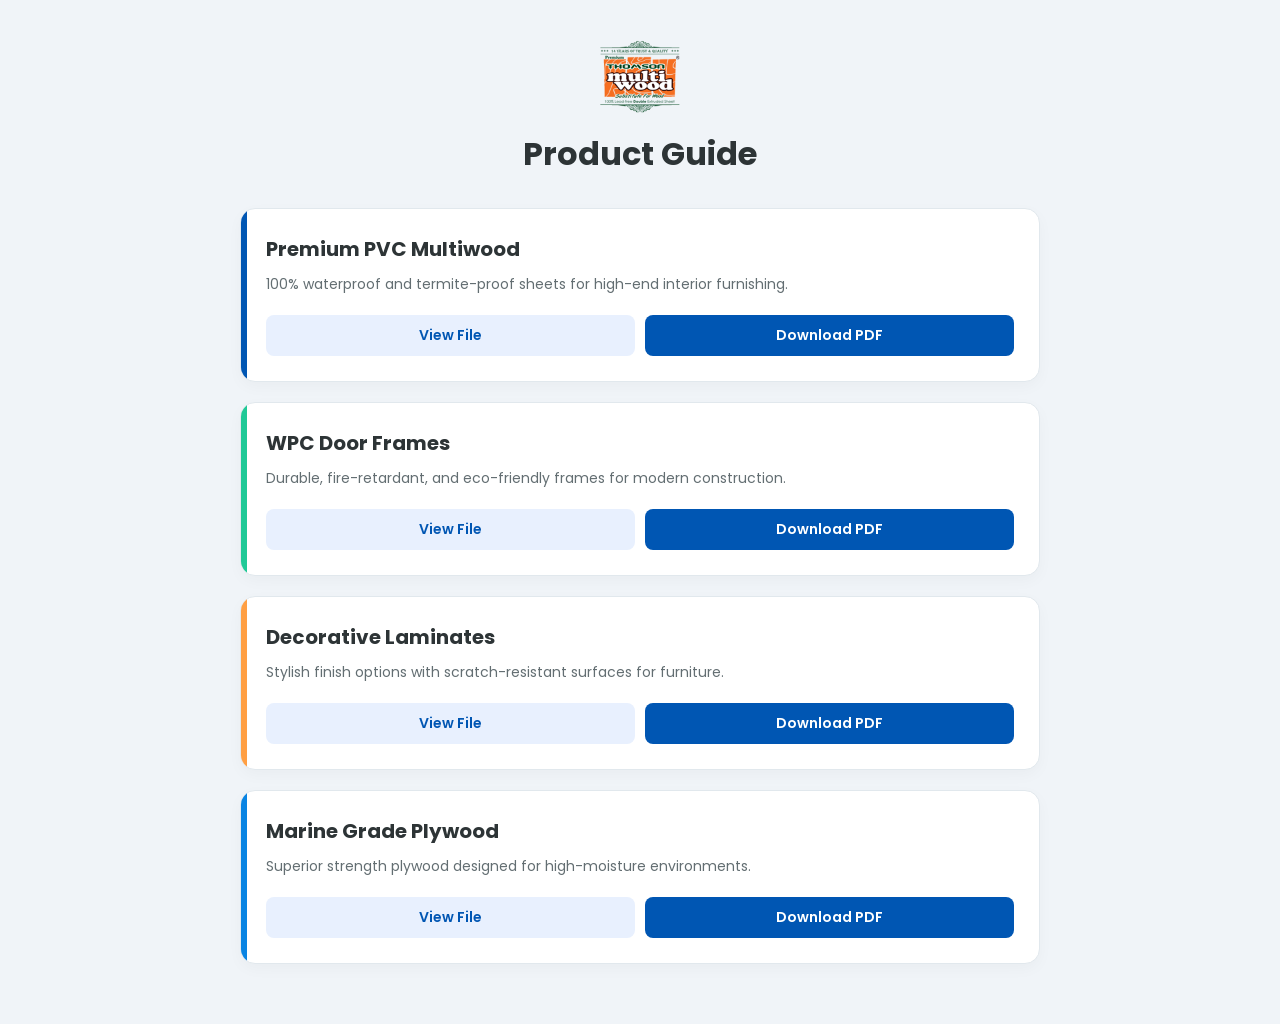
<file: products.html>
<!DOCTYPE html>
<html lang="en">
<head>
    <meta charset="UTF-8">
    <meta name="viewport" content="width=device-width, initial-scale=1.0">
    <title>Our Products | Multiwood</title>
    <link rel="stylesheet" href="style.css">
    <link href="https://fonts.googleapis.com/css2?family=Poppins:wght@400;600&display=swap" rel="stylesheet">
</head>
<body class="product-page">

<div class="product-grid">
    <header class="grid-header">
        <img src="logo.png" class="logo-small" alt="Logo">
        <h1>Product Guide</h1>
    </header>

    <div class="product-card">
        <div class="card-accent"></div>
        <h3>Premium PVC Multiwood</h3>
        <p>100% waterproof and termite-proof sheets for high-end interior furnishing.</p>
        <div class="button-group">
            <a href="pdf/multiwood_use_english (5).pdf" target="_blank" class="btn-view">View File</a>
            <a href="pdf/multiwood_use_english (5).pdf" download class="btn-download">Download PDF</a>
        </div>
    </div>

    <div class="product-card">
        <div class="card-accent" style="background: #20c997;"></div>
        <h3>WPC Door Frames</h3>
        <p>Durable, fire-retardant, and eco-friendly frames for modern construction.</p>
        <div class="button-group">
            <a href="pdf/multiwood_use_english (5).pdf" target="_blank" class="btn-view">View File</a>
            <a href="pdf/multiwood_use_english (5).pdf" download class="btn-download">Download PDF</a>
        </div>
    </div>

    <div class="product-card">
        <div class="card-accent" style="background: #ff9f43;"></div>
        <h3>Decorative Laminates</h3>
        <p>Stylish finish options with scratch-resistant surfaces for furniture.</p>
        <div class="button-group">
            <a href="pdf/multiwood_use_english (5).pdf" target="_blank" class="btn-view">View File</a>
            <a href="pdf/multiwood_use_english (5).pdf" download class="btn-download">Download PDF</a>
        </div>
    </div>

    <div class="product-card">
        <div class="card-accent" style="background: #0984e3;"></div>
        <h3>Marine Grade Plywood</h3>
        <p>Superior strength plywood designed for high-moisture environments.</p>
        <div class="button-group">
            <a href="pdf/multiwood_use_english (5).pdf" target="_blank" class="btn-view">View File</a>
            <a href="pdf/multiwood_use_english (5).pdf" download class="btn-download">Download PDF</a>
        </div>
    </div>
</div>

</body>
</html>
</file>
<file: style.css>
:root {
    --primary: #0056b3;
    --secondary: #20c997;
    --text: #2d3436;
    --bg: #f0f4f8;
    --white: #ffffff;
}

* { box-sizing: border-box; margin: 0; padding: 0; }

body {
    font-family: 'Poppins', sans-serif;
    background-color: var(--bg);
    color: var(--text);
    display: flex;
    justify-content: center;
    min-height: 100vh;
}

/* Welcome Page Container */
.container {
    display: flex;
    align-items: center;
    justify-content: center;
    width: 100%;
    padding: 20px;
}

.glass-card {
    background: var(--white);
    padding: 40px 30px;
    border-radius: 20px;
    box-shadow: 0 15px 35px rgba(0,0,0,0.05);
    max-width: 400px;
    width: 100%;
    text-align: center;
}

.logo { width: 120px; margin-bottom: 20px; }
.logo-small { width: 80px; margin-bottom: 10px; }

.highlight { color: var(--primary); font-weight: 700; }

.terms-box {
    background: #f8f9fa;
    padding: 15px;
    font-size: 13px;
    border-left: 4px solid var(--primary);
    margin: 20px 0;
    text-align: left;
}

.checkbox-wrapper { margin-bottom: 25px; font-size: 14px; }

/* Buttons */
.btn-main {
    background: var(--primary);
    color: white;
    border: none;
    padding: 15px 30px;
    border-radius: 50px;
    font-weight: 600;
    width: 100%;
    cursor: pointer;
    transition: 0.3s;
}

.btn-main:hover { background: #003d80; transform: translateY(-2px); }

/* Product Page Layout */
.product-page { display: block; padding: 40px 20px; }
.product-grid { max-width: 800px; margin: 0 auto; }
.grid-header { text-align: center; margin-bottom: 30px; }

.product-card {
    background: var(--white);
    border-radius: 15px;
    padding: 25px;
    margin-bottom: 20px;
    position: relative;
    overflow: hidden;
    box-shadow: 0 5px 15px rgba(0,0,0,0.03);
    border: 1px solid #e1e8ed;
}

.card-accent {
    position: absolute;
    top: 0; left: 0; width: 6px; height: 100%;
    background: var(--primary);
}

.product-card h3 { margin-bottom: 10px; font-size: 20px; }
.product-card p { font-size: 14px; color: #636e72; margin-bottom: 20px; }

.button-group { display: flex; gap: 10px; flex-wrap: wrap; }

.btn-view, .btn-download {
    text-decoration: none;
    padding: 10px 20px;
    border-radius: 8px;
    font-size: 14px;
    font-weight: 600;
    flex: 1;
    text-align: center;
    min-width: 140px;
}

.btn-view { background: #e8f0fe; color: var(--primary); }
.btn-download { background: var(--primary); color: white; }

/* QR Code Section */
#qrcode-container { margin-top: 30px; }
#qrcode { display: flex; justify-content: center; padding: 10px; }
.qr-sub { font-size: 11px; color: #b2bec3; margin-top: 5px; text-transform: uppercase; }

/* Mobile Optimization */
@media (max-width: 480px) {
    .button-group { flex-direction: column; }
    .btn-view, .btn-download { width: 100%; }
}
</file>
